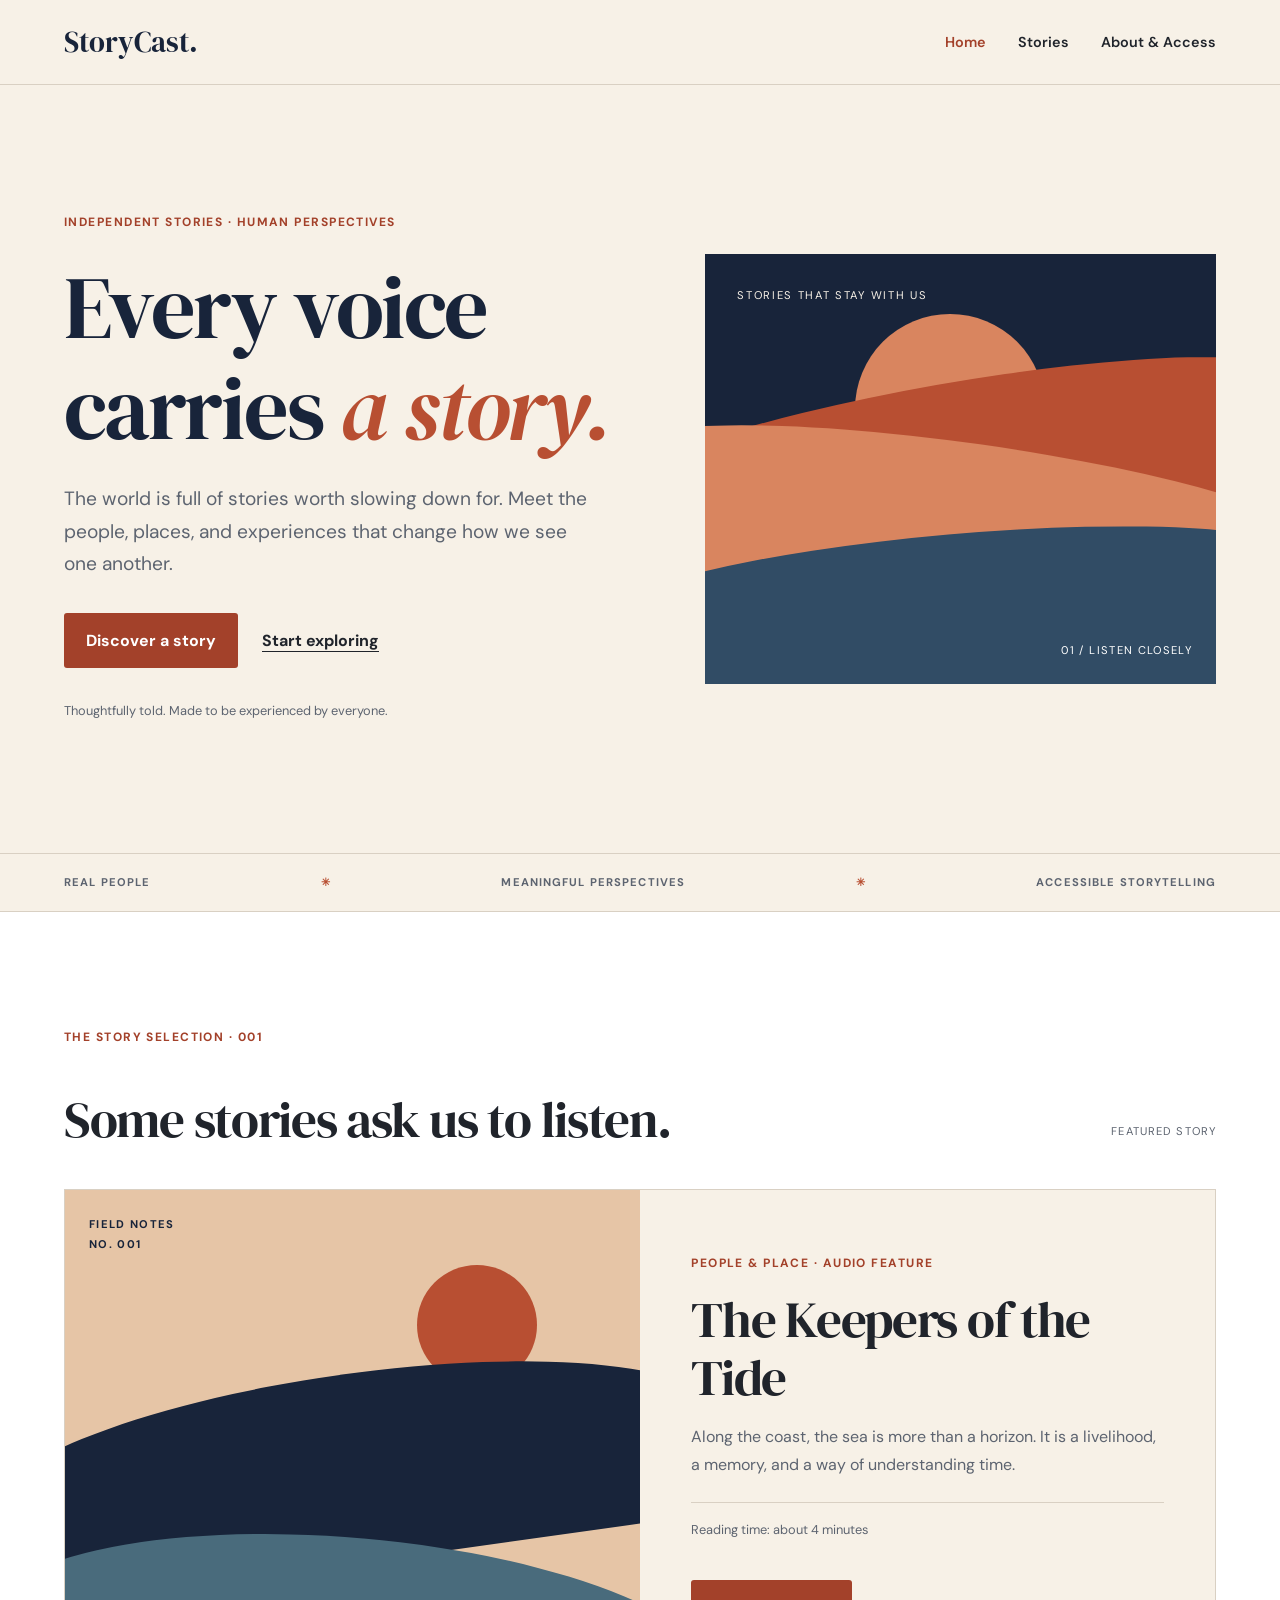
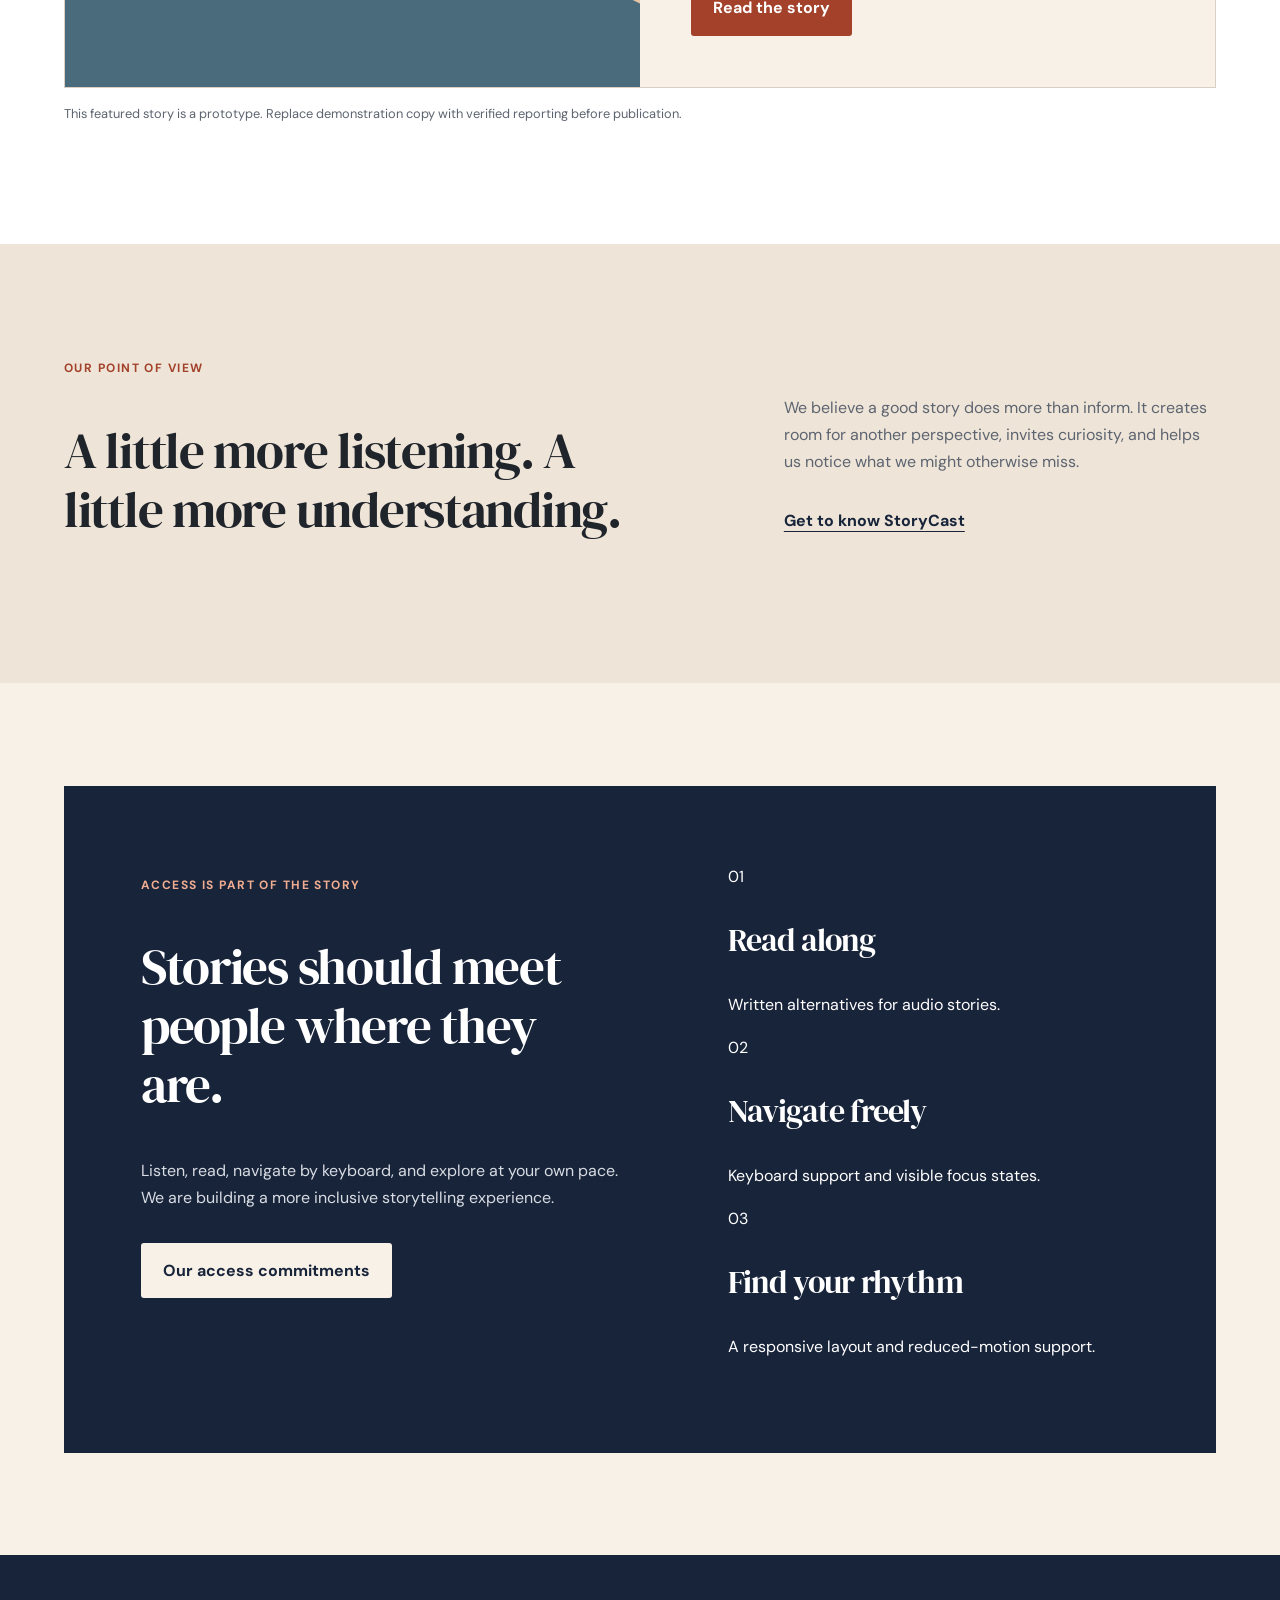
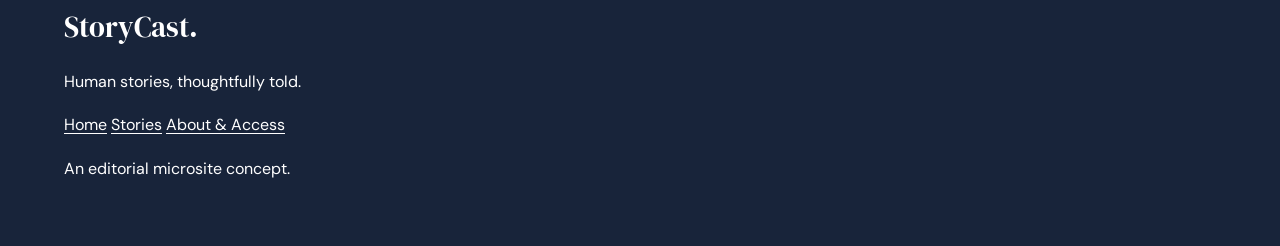
<file: index.html>
<!DOCTYPE html>
<html lang="en">
<head>
  <meta charset="UTF-8">
  <meta name="viewport" content="width=device-width, initial-scale=1">
  <meta name="description" content="Discover thoughtful human stories through StoryCast's editorial audio and accessible storytelling.">
  <title>StoryCast — Every voice carries a story</title>
  <link rel="stylesheet" href="css/main.css">
</head>
<body>
  <a class="skip-link" href="#main">Skip to main content</a>

  <header class="site-header">
    <nav class="nav container" aria-label="Main navigation">
      <a class="logo" href="index.html">StoryCast<span aria-hidden="true">.</span></a>
      <div class="nav-links">
        <a href="index.html" aria-current="page">Home</a>
        <a href="story/index.html">Stories</a>
        <a href="about.html">About &amp; Access</a>
      </div>
    </nav>
  </header>

  <main id="main" tabindex="-1">
    <section class="hero">
      <div class="container hero__inner">
        <div class="hero__copy">
          <p class="eyebrow">Independent stories · Human perspectives</p>
          <h1>Every voice carries <em>a story.</em></h1>
          <p class="hero__description">
            The world is full of stories worth slowing down for.
            Meet the people, places, and experiences that change
            how we see one another.
          </p>
          <div class="hero__actions">
            <a class="button" href="story/index.html">Discover a story <span aria-hidden="true"></span></a>
            <a class="text-link" href="#featured">Start exploring</a>
          </div>
          <p class="hero__note">Thoughtfully told. Made to be experienced by everyone.</p>
        </div>

        <div class="hero-art" role="img" aria-label="Abstract illustration of a setting sun over layered coastal waves">
          <div class="hero-art__sun" aria-hidden="true"></div>
          <div class="hero-art__label" aria-hidden="true">STORIES THAT STAY WITH US</div>
          <div class="hero-art__wave hero-art__wave--back" aria-hidden="true"></div>
          <div class="hero-art__wave hero-art__wave--middle" aria-hidden="true"></div>
          <div class="hero-art__wave hero-art__wave--front" aria-hidden="true"></div>
          <span class="hero-art__index" aria-hidden="true">01 / LISTEN CLOSELY</span>
        </div>
      </div>

      <div class="hero__bottom">
        <div class="container hero__bottom-inner">
          <span>REAL PEOPLE</span>
          <span aria-hidden="true">✳</span>
          <span>MEANINGFUL PERSPECTIVES</span>
          <span aria-hidden="true">✳</span>
          <span>ACCESSIBLE STORYTELLING</span>
        </div>
      </div>
    </section>

    <section class="section featured-section" id="featured" aria-labelledby="featured-heading">
      <div class="container">
        <div class="section-topline">
          <div>
            <p class="eyebrow">The story selection · 001</p>
            <h2 id="featured-heading">Some stories ask us to listen.</h2>
          </div>
          <span class="section-index">FEATURED STORY</span>
        </div>

        <div class="featured-card-wrapper">
          <article class="featured-card">
            <div class="featured-card__art" role="img" aria-label="Abstract illustration of a coastal horizon at sunset">
              <span class="featured-card__art-label" aria-hidden="true">FIELD NOTES<br>NO. 001</span>
              <div class="featured-card__sun" aria-hidden="true"></div>
              <div class="featured-card__coast" aria-hidden="true"></div>
            <div class="featured-card__water" aria-hidden="true"></div>
          </div>
          <div class="featured-card__content">
            <p class="eyebrow">People &amp; place · Audio feature</p>
            <h3>The Keepers of the Tide</h3>
            <p class="featured-card__summary">
              Along the coast, the sea is more than a horizon.
              It is a livelihood, a memory, and a way of understanding time.
            </p>
            <div class="story-meta">
              <span>Reading time: about 4 minutes</span>
            </div>
            <a class="button" href="story/index.html">Read the story <span aria-hidden="true"></span></a>
          </div>
        </article>
        </div>

        <p class="prototype-note">
          This featured story is a prototype. Replace demonstration copy
          with verified reporting before publication.
        </p>
      </div>
    </section>

    <section class="section values-section" aria-labelledby="values-heading">
      <div class="container values-layout">
        <div>
          <p class="eyebrow">Our point of view</p>
          <h2 id="values-heading">A little more listening. A little more understanding.</h2>
        </div>
        <div class="values-copy">
          <p>
            We believe a good story does more than inform. It creates
            room for another perspective, invites curiosity, and helps
            us notice what we might otherwise miss.
          </p>
          <a class="text-link" href="about.html">Get to know StoryCast <span aria-hidden="true"></span></a>
        </div>
      </div>
    </section>

    <section class="section access-section" aria-labelledby="access-heading">
      <div class="container access-panel">
        <div class="access-panel__intro">
          <p class="eyebrow">Access is part of the story</p>
          <h2 id="access-heading">Stories should meet people where they are.</h2>
          <p>
            Listen, read, navigate by keyboard, and explore at your own pace.
            We are building a more inclusive storytelling experience.
          </p>
          <a class="button button--light" href="about.html">Our access commitments <span aria-hidden="true"></span></a>
        </div>

        <div class="access-list">
          <div class="access-item">
            <span class="access-item__number" aria-hidden="true">01</span>
            <div>
              <h3>Read along</h3>
              <p>Written alternatives for audio stories.</p>
            </div>
          </div>
          <div class="access-item">
            <span class="access-item__number" aria-hidden="true">02</span>
            <div>
              <h3>Navigate freely</h3>
              <p>Keyboard support and visible focus states.</p>
            </div>
          </div>
          <div class="access-item">
            <span class="access-item__number" aria-hidden="true">03</span>
            <div>
              <h3>Find your rhythm</h3>
              <p>A responsive layout and reduced-motion support.</p>
            </div>
          </div>
        </div>
      </div>
    </section>
  </main>

  <footer class="site-footer">
    <div class="container footer-inner">
      <div>
        <a class="logo" href="index.html">StoryCast<span aria-hidden="true">.</span></a>
        <p>Human stories, thoughtfully told.</p>
      </div>
      <div class="footer-links">
        <a href="index.html">Home</a>
        <a href="story/index.html">Stories</a>
        <a href="about.html">About &amp; Access</a>
      </div>
      <p class="footer-credit">An editorial microsite concept.</p>
    </div>
  </footer>
</body>
</html>
</file>
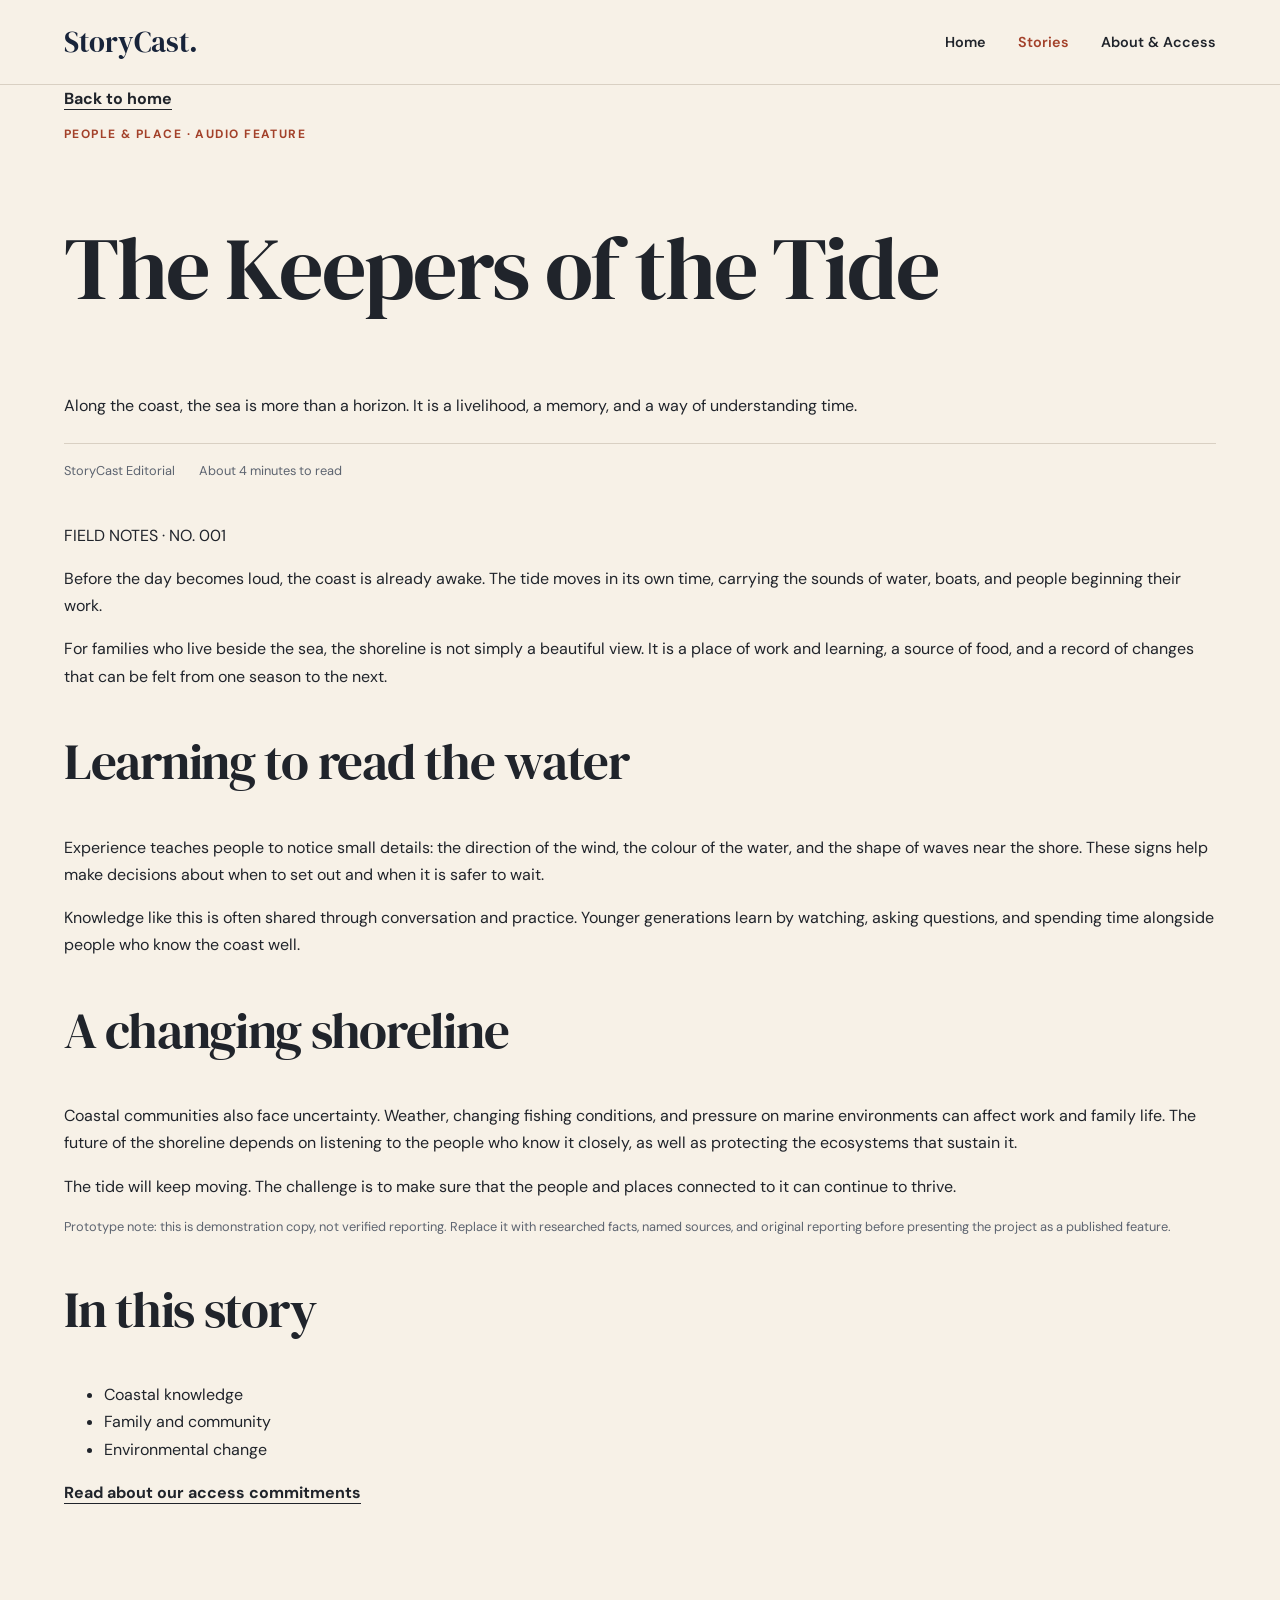
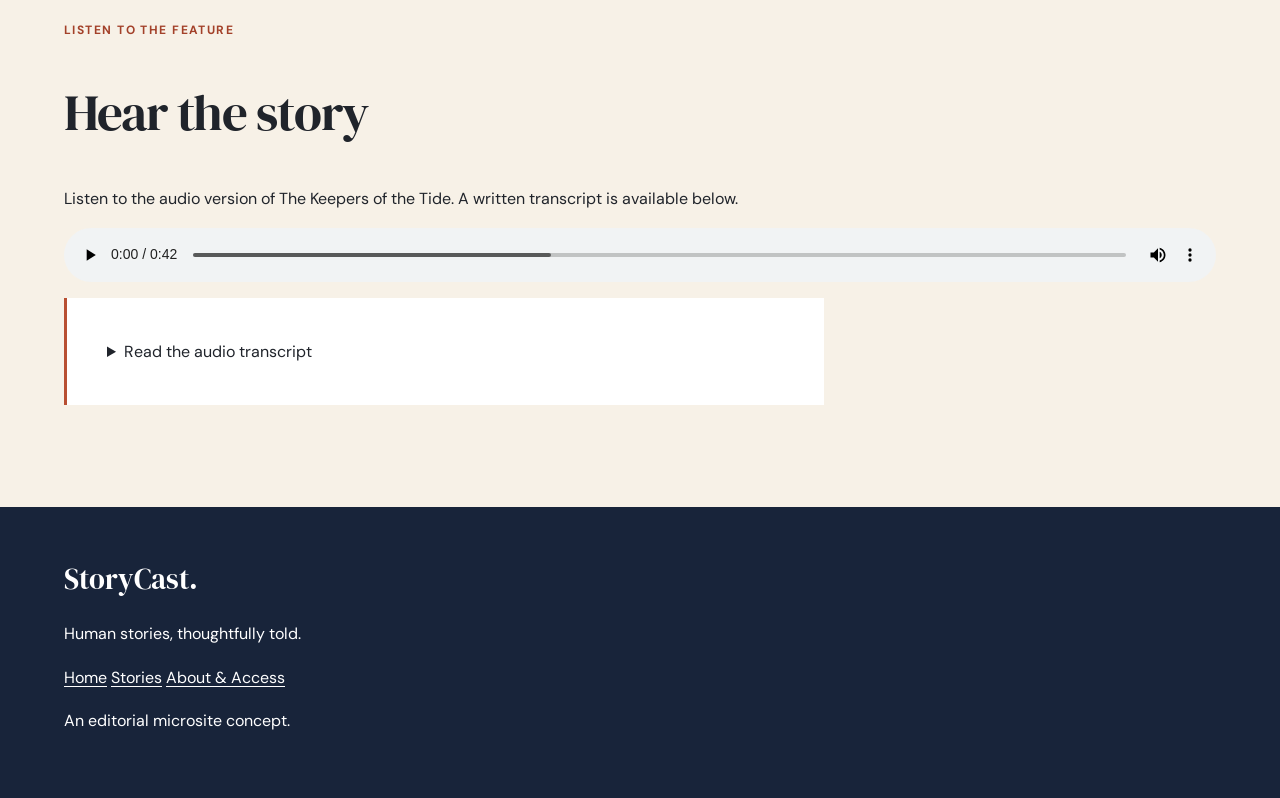
<file: story/index.html>
<!DOCTYPE html>
<html lang="en">
<head>
  <meta charset="UTF-8">
  <meta name="viewport" content="width=device-width, initial-scale=1">
  <meta name="description" content="Read The Keepers of the Tide, a StoryCast feature about coastal life, memory, and the sea.">
  <title>The Keepers of the Tide — StoryCast</title>
  <link rel="stylesheet" href="../css/main.css">
</head>
<body>
  <a class="skip-link" href="#main">Skip to main content</a>

  <header class="site-header">
    <nav class="nav container" aria-label="Main navigation">
      <a class="logo" href="../index.html">StoryCast<span aria-hidden="true">.</span></a>
      <div class="nav-links">
        <a href="../index.html">Home</a>
        <a href="index.html" aria-current="page">Stories</a>
        <a href="../about.html">About &amp; Access</a>
      </div>
    </nav>
  </header>

  <main id="main">
    <article class="story-page">
      <header class="story-header container">
        <a class="text-link" href="../index.html">Back to home</a>
        <p class="eyebrow">People &amp; place · Audio feature</p>
        <h1>The Keepers of the Tide</h1>
        <p class="story-deck">
          Along the coast, the sea is more than a horizon. It is a livelihood,
          a memory, and a way of understanding time.
        </p>
        <div class="story-meta">
          <span>StoryCast Editorial</span>
          <span>About 4 minutes to read</span>
        </div>
      </header>

      <div class="story-art container" role="img" aria-label="Abstract illustration of a setting sun above layered coastal waves">
        <div class="story-art__sun" aria-hidden="true"></div>
        <div class="story-art__wave story-art__wave--back" aria-hidden="true"></div>
        <div class="story-art__wave story-art__wave--middle" aria-hidden="true"></div>
        <div class="story-art__wave story-art__wave--front" aria-hidden="true"></div>
        <span class="story-art__label" aria-hidden="true">FIELD NOTES · NO. 001</span>
      </div>

      <div class="story-body container">
        <div class="story-prose">
          <p class="story-lead">
            Before the day becomes loud, the coast is already awake. The tide
            moves in its own time, carrying the sounds of water, boats, and
            people beginning their work.
          </p>

          <p>
            For families who live beside the sea, the shoreline is not simply
            a beautiful view. It is a place of work and learning, a source of
            food, and a record of changes that can be felt from one season to
            the next.
          </p>

          <h2>Learning to read the water</h2>
          <p>
            Experience teaches people to notice small details: the direction
            of the wind, the colour of the water, and the shape of waves near
            the shore. These signs help make decisions about when to set out
            and when it is safer to wait.
          </p>

          <p>
            Knowledge like this is often shared through conversation and
            practice. Younger generations learn by watching, asking questions,
            and spending time alongside people who know the coast well.
          </p>

          <h2>A changing shoreline</h2>
          <p>
            Coastal communities also face uncertainty. Weather, changing
            fishing conditions, and pressure on marine environments can affect
            work and family life. The future of the shoreline depends on
            listening to the people who know it closely, as well as protecting
            the ecosystems that sustain it.
          </p>

          <p>
            The tide will keep moving. The challenge is to make sure that the
            people and places connected to it can continue to thrive.
          </p>

          <p class="prototype-note">
            Prototype note: this is demonstration copy, not verified reporting.
            Replace it with researched facts, named sources, and original
            reporting before presenting the project as a published feature.
          </p>
        </div>

        <aside class="story-sidebar" aria-label="Story information">
          <h2>In this story</h2>
          <ul>
            <li>Coastal knowledge</li>
            <li>Family and community</li>
            <li>Environmental change</li>
          </ul>
          <a class="text-link" href="../about.html">Read about our access commitments</a>
        </aside>
      </div>

      <section class="story-audio section" aria-labelledby="audio-heading">
        <div class="container">
          <p class="eyebrow">Listen to the feature</p>
          <h2 id="audio-heading">Hear the story</h2>
          <p>
            Listen to the audio version of The Keepers of the Tide.
            A written transcript is available below.
          </p>

          <audio controls preload="metadata"
                 aria-label="Audio narration of The Keepers of the Tide">
            <source
              src="../assets/audio/ttsmaker-file-2026-10-17-15-6-0.mp3"
              type="audio/mpeg">
            Your browser does not support audio playback.
            Please read the transcript below.
          </audio>

          <details class="transcript" id="transcript">
            <summary>Read the audio transcript</summary>
            <div class="transcript__content">
              <p>
                Before the day begins, the coast is already awake.
              </p>

              <p>
                For families who live beside the sea, the shoreline is more
                than a beautiful view. It is a source of food, work, and
                knowledge passed from one generation to the next.
              </p>

              <p>
                People learn to read the water by watching the wind, the
                waves, and the changing seasons.
              </p>

              <p>
                But coastal communities face challenges, from changing weather
                to pressure on marine environments.
              </p>

              <p>
                Protecting the shoreline means listening to the people who
                know it best and caring for the ecosystems that sustain them.
              </p>

              <p>
                The tide will keep moving. Our challenge is to make sure these
                communities can continue to thrive.
              </p>

              <p>
                This is The Keepers of the Tide, a StoryCast feature.
              </p>
            </div>
          </details>
        </div>
      </section>
    </article>
  </main>

  <footer class="site-footer">
    <div class="container footer-inner">
      <div>
        <a class="logo" href="../index.html">StoryCast<span aria-hidden="true">.</span></a>
        <p>Human stories, thoughtfully told.</p>
      </div>
      <div class="footer-links">
        <a href="../index.html">Home</a>
        <a href="index.html" aria-current="page">Stories</a>
        <a href="../about.html">About &amp; Access</a>
      </div>
      <p class="footer-credit">An editorial microsite concept.</p>
    </div>
  </footer>
</body>
</html>
</file>
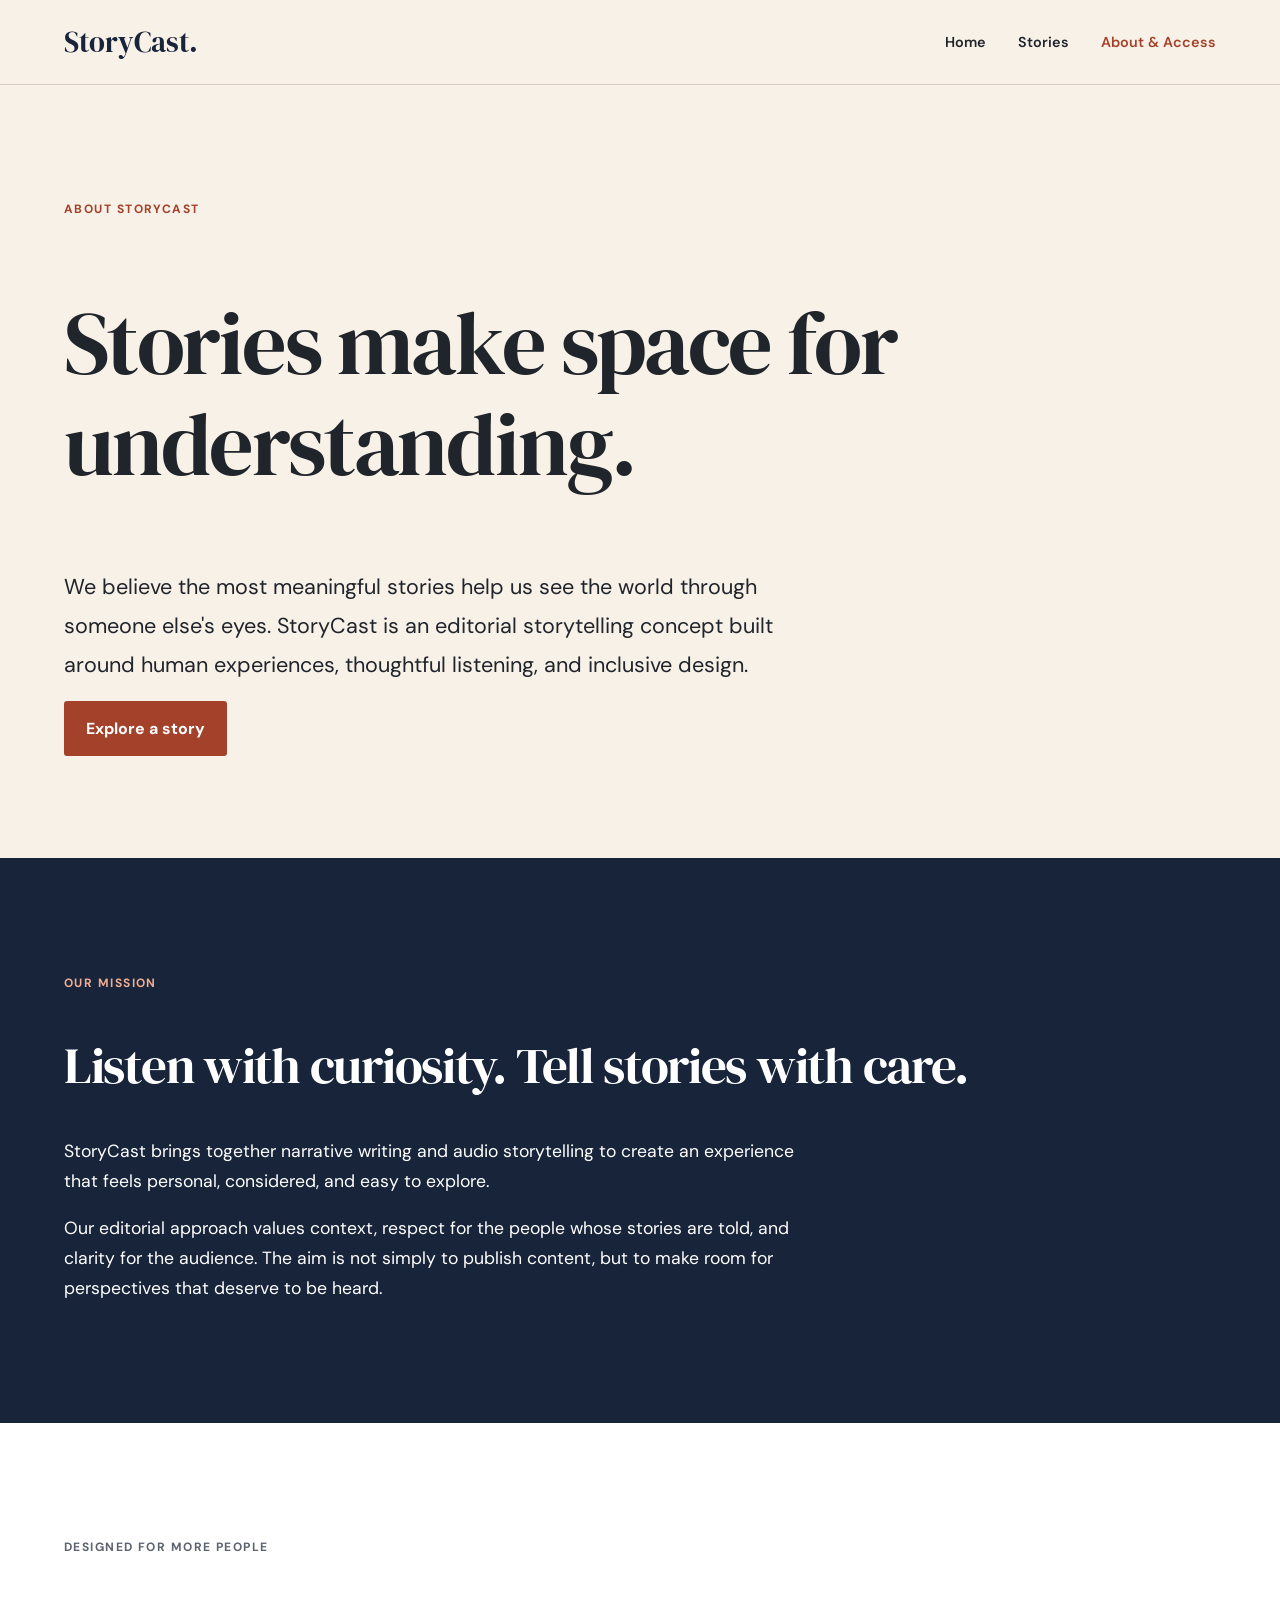
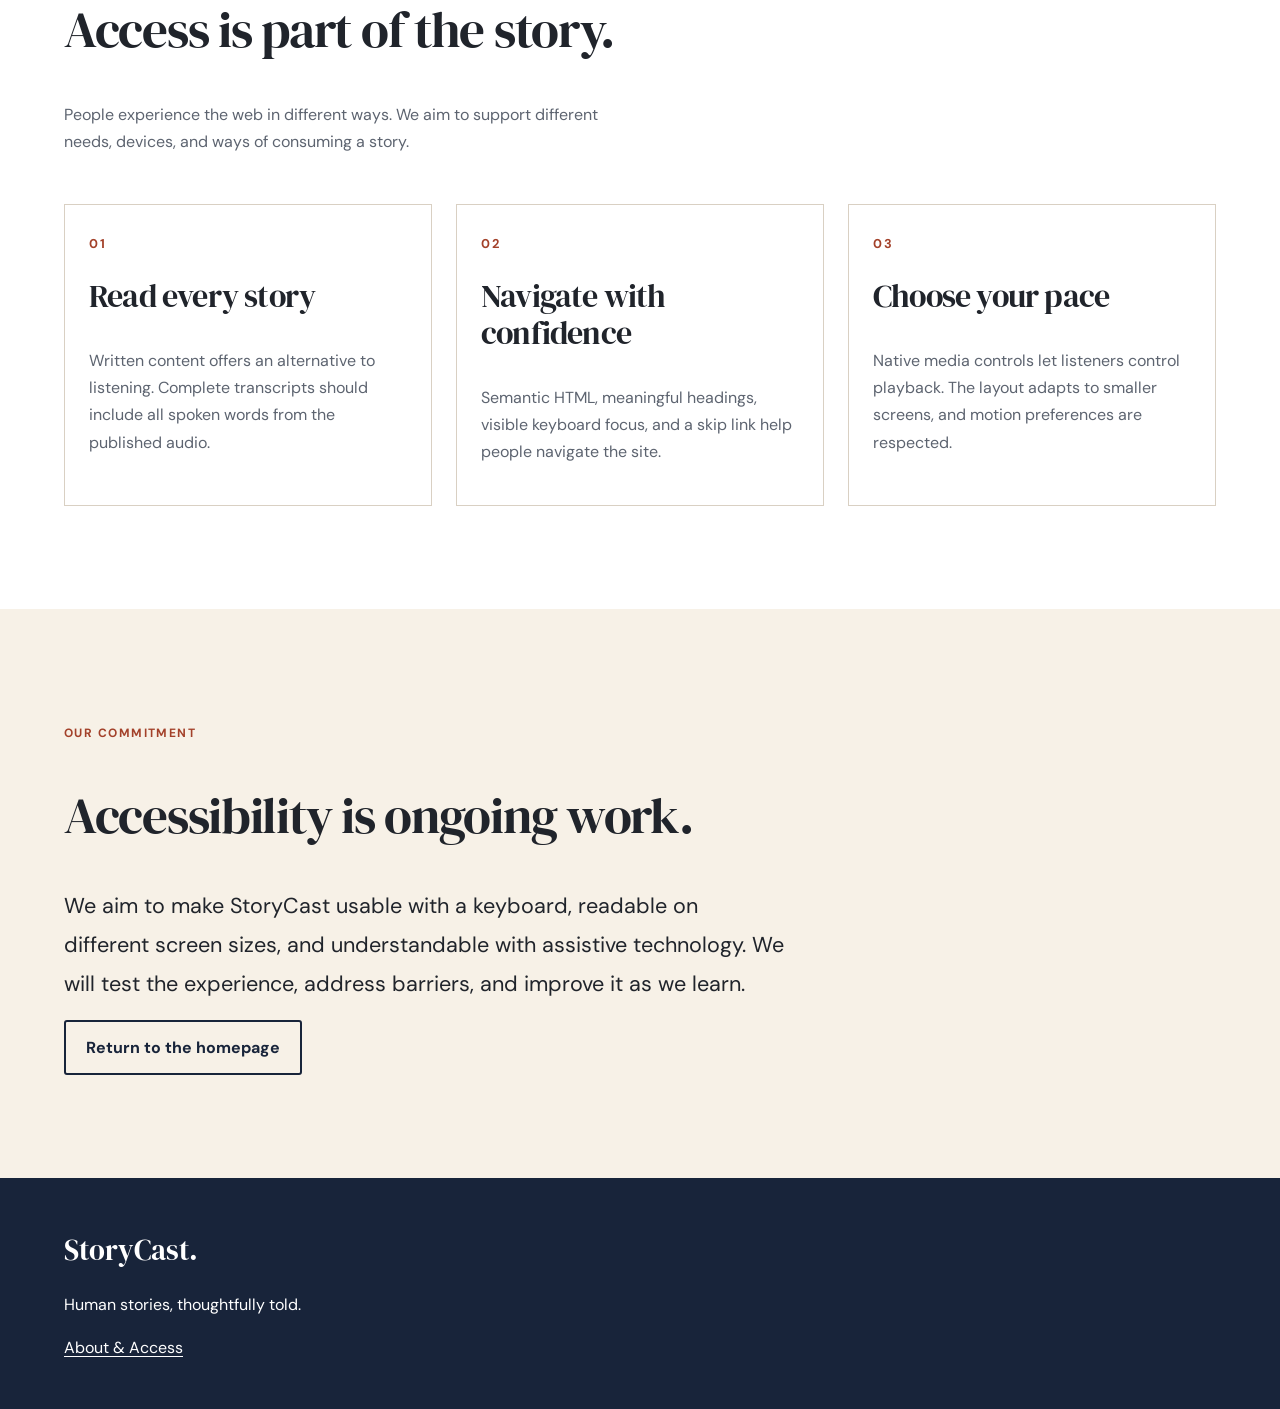
<file: about.html>
<!DOCTYPE html>
<html lang="en">
<head>
  <meta charset="UTF-8">
  <meta name="viewport" content="width=device-width, initial-scale=1">
  <meta name="description" content="Learn about StoryCast's mission and commitment to accessible storytelling for everyone.">
  <title>About &amp; Access — StoryCast</title>
  <link rel="stylesheet" href="css/main.css">
</head>
<body>
  <a class="skip-link" href="#main">Skip to main content</a>

  <header class="site-header">
    <nav class="nav container" aria-label="Main navigation">
      <a class="logo" href="index.html">StoryCast<span aria-hidden="true">.</span></a>
      <div class="nav-links">
        <a href="index.html">Home</a>
        <a href="story/index.html">Stories</a>
        <a href="about.html" aria-current="page">About &amp; Access</a>
      </div>
    </nav>
  </header>

  <main id="main">
    <section class="section">
      <div class="container">
        <p class="eyebrow">About StoryCast</p>
        <h1>Stories make space for understanding.</h1>
        <p class="page-intro">
          We believe the most meaningful stories help us see the world
          through someone else's eyes. StoryCast is an editorial
          storytelling concept built around human experiences,
          thoughtful listening, and inclusive design.
        </p>
        <a class="button" href="story/index.html">Explore a story</a>
      </div>
    </section>

    <section class="section section--navy" aria-labelledby="mission-heading">
      <div class="container">
        <p class="eyebrow">Our mission</p>
        <h2 id="mission-heading">Listen with curiosity. Tell stories with care.</h2>
        <div class="about-copy">
          <p>
            StoryCast brings together narrative writing and audio
            storytelling to create an experience that feels personal,
            considered, and easy to explore.
          </p>
          <p>
            Our editorial approach values context, respect for the
            people whose stories are told, and clarity for the audience.
            The aim is not simply to publish content, but to make room
            for perspectives that deserve to be heard.
          </p>
        </div>
      </div>
    </section>

    <section class="section section--white" aria-labelledby="access-heading">
      <div class="container">
        <div class="section-heading">
          <p class="eyebrow">Designed for more people</p>
          <h2 id="access-heading">Access is part of the story.</h2>
          <p>
            People experience the web in different ways. We aim to
            support different needs, devices, and ways of consuming
            a story.
          </p>
        </div>

        <div class="grid grid--three">
          <article class="card feature-card">
            <div class="card__content">
              <span class="feature-number" aria-hidden="true">01</span>
              <h3>Read every story</h3>
              <p>
                Written content offers an alternative to listening.
                Complete transcripts should include all spoken words
                from the published audio.
              </p>
            </div>
          </article>

          <article class="card feature-card">
            <div class="card__content">
              <span class="feature-number" aria-hidden="true">02</span>
              <h3>Navigate with confidence</h3>
              <p>
                Semantic HTML, meaningful headings, visible keyboard
                focus, and a skip link help people navigate the site.
              </p>
            </div>
          </article>

          <article class="card feature-card">
            <div class="card__content">
              <span class="feature-number" aria-hidden="true">03</span>
              <h3>Choose your pace</h3>
              <p>
                Native media controls let listeners control playback.
                The layout adapts to smaller screens, and motion
                preferences are respected.
              </p>
            </div>
          </article>
        </div>
      </div>
    </section>

    <section class="section" aria-labelledby="commitment-heading">
      <div class="container">
        <p class="eyebrow">Our commitment</p>
        <h2 id="commitment-heading">Accessibility is ongoing work.</h2>
        <p class="page-intro">
          We aim to make StoryCast usable with a keyboard, readable
          on different screen sizes, and understandable with assistive
          technology. We will test the experience, address barriers,
          and improve it as we learn.
        </p>
        <a class="button button--outline" href="index.html">
          Return to the homepage
        </a>
      </div>
    </section>
  </main>

  <footer class="site-footer">
    <div class="container">
      <a class="logo" href="index.html">StoryCast.</a>
      <p>Human stories, thoughtfully told.</p>
      <a href="about.html" aria-current="page">About &amp; Access</a>
    </div>
  </footer>
</body>
</html>
</file>
<file: css/main.css>
@import url("https://fonts.googleapis.com/css2?family=DM+Sans:wght@400;500;600;700&family=DM+Serif+Display&display=swap");
@layer reset, base, layout, components, accessibility;
@layer base {
  html {
    font-size: 16px;
  }
}
html {
  font-size: 16px;
}

body {
  font-family: "DM Sans", Arial, sans-serif;
  font-size: 1rem;
  line-height: 1.7;
}

h1,
h2,
h3,
h4 {
  font-family: "DM Serif Display", Georgia, serif;
  font-weight: 400;
  line-height: 1.15;
  letter-spacing: -0.025em;
}

h1 {
  font-size: clamp(2.8rem, 7vw, 5.5rem);
}

h2 {
  font-size: clamp(2rem, 4vw, 3.5rem);
}

h3 {
  font-size: clamp(1.4rem, 2.5vw, 2rem);
}

p {
  margin-bottom: 1rem;
}

a {
  text-underline-offset: 0.2em;
}

@layer reset {
  *,
  *::before,
  *::after {
    box-sizing: border-box;
  }
}
html {
  scroll-behavior: smooth;
  scroll-padding-top: 6rem;
}

body {
  margin: 0;
  background: #f7f1e7;
  color: #20242b;
}

img,
video {
  display: block;
  max-width: 100%;
}

button,
input,
textarea,
select {
  font: inherit;
}

button,
a {
  -webkit-tap-highlight-color: transparent;
}

a {
  color: inherit;
}

button {
  cursor: pointer;
}

::selection {
  background: #a3412a;
  color: #ffffff;
}

@layer layout {
  .container {
    width: min(100% - 2 * clamp(1.25rem, 5vw, 4rem), 1200px);
    margin-inline: auto;
  }
}
.container {
  width: min(100% - 2 * clamp(1.25rem, 5vw, 4rem), 1200px);
  margin-inline: auto;
}

.section {
  padding-block: clamp(3.5rem, 8vw, 7rem);
}

.section--cream {
  background: #f7f1e7;
}

.section--white {
  background: #ffffff;
}

.section--navy {
  background: #18243a;
  color: #ffffff;
}

.section-heading {
  max-width: 720px;
  margin-bottom: 3rem;
}

.section-heading p {
  max-width: 580px;
  color: #5d6470;
}

.grid {
  display: grid;
  gap: 1.5rem;
}

.grid--two {
  grid-template-columns: repeat(2, minmax(0, 1fr));
}

.grid--three {
  grid-template-columns: repeat(3, minmax(0, 1fr));
}

@media (max-width: 760px) {
  .grid--two,
  .grid--three {
    grid-template-columns: 1fr;
  }
}
@layer components {
  .site-header {
    position: relative;
    z-index: 10;
    background: #f7f1e7;
    border-bottom: 1px solid #d9d0c3;
  }
}
.site-header {
  position: relative;
  z-index: 10;
  background: #f7f1e7;
  border-bottom: 1px solid #d9d0c3;
}

.nav {
  display: flex;
  align-items: center;
  justify-content: space-between;
  gap: 2rem;
  min-height: 84px;
}

.logo {
  color: #18243a;
  font-family: "DM Serif Display", Georgia, serif;
  font-size: 1.8rem;
  text-decoration: none;
}

.nav-links {
  display: flex;
  align-items: center;
  gap: 2rem;
}

.nav-links a {
  font-size: 0.9rem;
  font-weight: 600;
  text-decoration: none;
}

.nav-links a:hover,
.nav-links a[aria-current=page] {
  color: #a3412a;
}

.button {
  display: inline-flex;
  align-items: center;
  justify-content: center;
  min-height: 48px;
  padding: 0.75rem 1.25rem;
  border: 2px solid transparent;
  border-radius: 3px;
  background: #a3412a;
  color: #ffffff;
  font-weight: 700;
  text-decoration: none;
  transition: background 160ms ease;
}

.button:hover {
  background: #18243a;
}

.button--outline {
  border-color: #18243a;
  background: transparent;
  color: #18243a;
}

.button--outline:hover {
  background: #18243a;
  color: #ffffff;
}

.card {
  overflow: hidden;
  border: 1px solid #d9d0c3;
  background: #ffffff;
}

.card__content {
  padding: 1.5rem;
}

.card__image {
  width: 100%;
  aspect-ratio: 4/3;
  object-fit: cover;
  background: #eee5d8;
}

.eyebrow {
  color: #a3412a;
  font-size: 0.75rem;
  font-weight: 700;
  letter-spacing: 0.12em;
  text-transform: uppercase;
}

.site-footer {
  padding-block: 3rem;
  background: #18243a;
  color: #ffffff;
}

.site-footer a {
  color: #ffffff;
}

@media (max-width: 640px) {
  .nav {
    align-items: flex-start;
    flex-direction: column;
    justify-content: center;
    gap: 0.75rem;
    padding-block: 1rem;
  }
  .nav-links {
    flex-wrap: wrap;
    gap: 1rem 1.25rem;
  }
}
audio {
  display: block;
  width: 100%;
  margin-block: 1rem;
}

.transcript {
  max-width: 760px;
  padding: clamp(1.25rem, 4vw, 2.5rem);
  border-left: 3px solid #b84f32;
  background: #ffffff;
}

.transcript p {
  margin-bottom: 1.5rem;
}

/* About page */
.page-intro {
  max-width: 720px;
  font-size: clamp(1.1rem, 2vw, 1.35rem);
  line-height: 1.8;
}

.about-copy {
  max-width: 760px;
  font-size: 1.1rem;
}

.section--navy .eyebrow {
  color: #f0ad91;
}

.feature-card {
  height: 100%;
}

.feature-number {
  display: inline-block;
  margin-bottom: 1.5rem;
  color: #a3412a;
  font-size: 0.8rem;
  font-weight: 700;
  letter-spacing: 0.12em;
}

.feature-card h3 {
  margin-top: 0;
}

.feature-card p {
  color: #5d6470;
}

/* StoryCast editorial homepage */
.hero {
  overflow: hidden;
  background: #f7f1e7;
}

.hero__inner {
  display: grid;
  grid-template-columns: 1.05fr 0.95fr;
  align-items: center;
  gap: clamp(2.5rem, 6vw, 6rem);
  padding-block: clamp(4rem, 9vw, 8rem);
}

.hero__copy {
  max-width: 650px;
}

.hero h1 {
  max-width: 650px;
  margin-block: 1.5rem;
  color: #18243a;
}

.hero h1 em {
  color: #b84f32;
  font-weight: 400;
}

.hero__description {
  max-width: 530px;
  color: #5d6470;
  font-size: clamp(1.05rem, 1.7vw, 1.2rem);
}

.hero__actions {
  display: flex;
  flex-wrap: wrap;
  align-items: center;
  gap: 1.5rem;
  margin-top: 2rem;
}

.hero__note {
  margin-top: 2rem;
  color: #5d6470;
  font-size: 0.8rem;
}

.text-link {
  display: inline-flex;
  align-items: center;
  gap: 0.5rem;
  font-weight: 700;
  text-decoration-thickness: 1px;
  text-underline-offset: 5px;
}

.text-link:hover {
  color: #b84f32;
}

.hero-art {
  position: relative;
  min-height: 430px;
  overflow: hidden;
  isolation: isolate;
  background: #18243a;
}

.hero-art__sun {
  position: absolute;
  top: 14%;
  left: 48%;
  width: clamp(110px, 16vw, 190px);
  aspect-ratio: 1;
  transform: translateX(-50%);
  border-radius: 50%;
  background: #d9855f;
}

.hero-art__label {
  position: absolute;
  top: 2rem;
  left: 2rem;
  z-index: 4;
  color: #f7f1e7;
  font-size: 0.7rem;
  letter-spacing: 0.15em;
}

.hero-art__wave {
  position: absolute;
  right: -20%;
  bottom: -25%;
  left: -20%;
  height: 65%;
  border-radius: 50% 50% 0 0/20% 20% 0 0;
}

.hero-art__wave--back {
  bottom: 5%;
  transform: rotate(-10deg);
  background: #b84f32;
}

.hero-art__wave--middle {
  bottom: -9%;
  transform: rotate(8deg);
  background: #d9855f;
}

.hero-art__wave--front {
  bottom: -30%;
  transform: rotate(-5deg);
  background: #314c65;
}

.hero-art__index {
  position: absolute;
  right: 1.5rem;
  bottom: 1.5rem;
  z-index: 4;
  color: #fff;
  font-size: 0.7rem;
  letter-spacing: 0.12em;
}

.hero__bottom {
  border-top: 1px solid #d9d0c3;
  border-bottom: 1px solid #d9d0c3;
}

.hero__bottom-inner {
  display: flex;
  flex-wrap: wrap;
  justify-content: space-between;
  gap: 1rem;
  padding-block: 1.2rem;
  color: #5d6470;
  font-size: 0.7rem;
  font-weight: 700;
  letter-spacing: 0.1em;
}

.hero__bottom-inner span:nth-child(even) {
  color: #b84f32;
}

.featured-section {
  background: #fff;
}

.section-topline {
  display: flex;
  align-items: end;
  justify-content: space-between;
  gap: 2rem;
  margin-bottom: 2.5rem;
}

.section-topline h2 {
  max-width: 700px;
  margin-bottom: 0;
}

.section-index {
  flex-shrink: 0;
  padding-bottom: 0.5rem;
  color: #5d6470;
  font-size: 0.7rem;
  letter-spacing: 0.1em;
}

.featured-card-wrapper {
  container-type: inline-size;
  container-name: featured;
}

.featured-card {
  display: grid;
  grid-template-columns: 1fr 1fr;
  border: 1px solid #d9d0c3;
  background: #f7f1e7;
}

.featured-card__art {
  position: relative;
  min-height: 390px;
  overflow: hidden;
  isolation: isolate;
  background: #e6c5a6;
}

.featured-card__art-label {
  position: absolute;
  top: 1.5rem;
  left: 1.5rem;
  z-index: 3;
  color: #18243a;
  font-size: 0.7rem;
  font-weight: 700;
  letter-spacing: 0.12em;
  line-height: 1.8;
}

.featured-card__sun {
  position: absolute;
  top: 15%;
  right: 18%;
  width: 120px;
  aspect-ratio: 1;
  border-radius: 50%;
  background: #b84f32;
}

.featured-card__coast {
  position: absolute;
  right: -15%;
  bottom: 25%;
  left: -15%;
  height: 38%;
  transform: rotate(-8deg);
  border-radius: 50% 50% 0 0;
  background: #18243a;
}

.featured-card__water {
  position: absolute;
  right: -15%;
  bottom: -18%;
  left: -15%;
  height: 48%;
  transform: rotate(5deg);
  border-radius: 50% 50% 0 0;
  background: #496b7c;
}

.featured-card__content {
  align-self: center;
  padding: clamp(1.5rem, 4vw, 3.5rem);
}

.featured-card__content h3 {
  margin-block: 1rem;
  font-size: clamp(2rem, 4vw, 3.2rem);
}

.featured-card__summary {
  color: #5d6470;
}

@container featured (max-width: 600px) {
  .featured-card {
    grid-template-columns: 1fr;
  }
  .featured-card__art {
    min-height: 280px;
  }
  .featured-card__content {
    padding: 1.5rem;
  }
}
.story-meta {
  display: flex;
  flex-wrap: wrap;
  gap: 0.5rem 1.5rem;
  margin-block: 1.5rem;
  padding-block: 1rem;
  border-top: 1px solid #d9d0c3;
  color: #5d6470;
  font-size: 0.8rem;
}

.prototype-note {
  margin-top: 1rem;
  color: #5d6470;
  font-size: 0.8rem;
}

.values-section {
  background: #eee5d8;
}

.values-layout {
  display: grid;
  grid-template-columns: 1fr 0.7fr;
  gap: clamp(2rem, 8vw, 8rem);
  align-items: start;
}

.values-layout h2 {
  max-width: 650px;
}

.values-copy {
  padding-top: 2rem;
  color: #5d6470;
}

.values-copy .text-link {
  margin-top: 1rem;
  color: #18243a;
}

.access-section {
  background: #f7f1e7;
}

.access-panel {
  display: grid;
  grid-template-columns: 1fr 0.85fr;
  gap: clamp(2.5rem, 8vw, 7rem);
  padding: clamp(2rem, 6vw, 5rem);
  background: #18243a;
  color: #fff;
}

.access-panel__intro h2 {
  max-width: 600px;
}

.access-panel__intro > p:not(.eyebrow) {
  max-width: 500px;
  color: #d8dce3;
}

.access-panel .eyebrow {
  color: #f0ad91;
}

.button--light {
  margin-top: 1rem;
  background: #f7f1e7;
  color: #18243a;
}

@layer accessibility {
  .skip-link {
    position: absolute;
    top: 0.5rem;
    left: 0.5rem;
    z-index: 100;
    padding: 0.75rem 1rem;
    transform: translateY(-200%);
    background: #ffffff;
    color: #18243a;
    border: 2px solid #18243a;
    font-weight: 700;
  }
  .skip-link:focus {
    transform: translateY(0);
  }
  :focus-visible {
    outline: 3px solid #a3412a;
    outline-offset: 4px;
  }
  .section--navy :focus-visible,
  .site-footer :focus-visible,
  .access-panel :focus-visible {
    outline-color: #f7f1e7;
  }
  .visually-hidden {
    position: absolute;
    width: 1px;
    height: 1px;
    padding: 0;
    margin: -1px;
    overflow: hidden;
    clip: rect(0, 0, 0, 0);
    white-space: nowrap;
    border: 0;
  }
  @media (prefers-reduced-motion: reduce) {
    *,
    *::before,
    *::after {
      scroll-behavior: auto !important;
      animation-duration: 0.01ms !important;
      animation-iteration-count: 1 !important;
      transition-duration: 0.01ms !important;
    }
    .section--navy :focus-visible,
    .site-footer :focus-visible,
    .access-panel :focus-visible {
      outline-color: #f7f1e7;
    }
  }
}

/*# sourceMappingURL=main.css.map */
</file>
